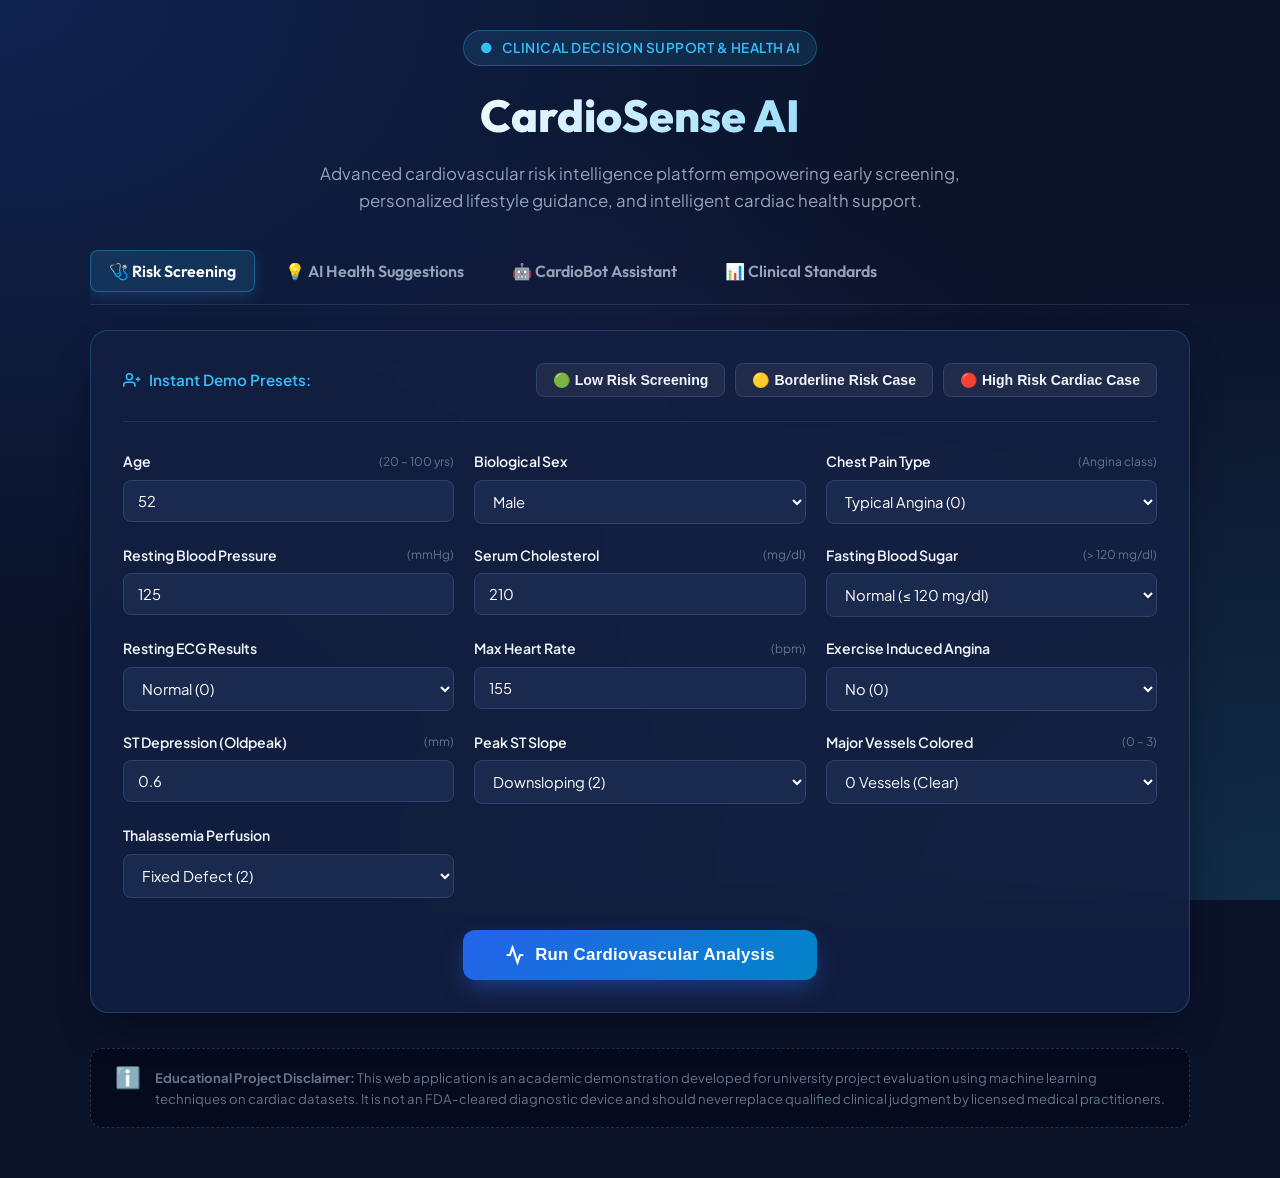
<file: frontend/index.html>
<!DOCTYPE html>
<html lang="en">
<head>
  <meta charset="UTF-8">
  <meta name="viewport" content="width=device-width, initial-scale=1.0">
  <title>CardioSense AI — Clinical Screening & AI Health Intelligence</title>
  <meta name="description" content="AI-assisted clinical decision support system for cardiovascular screening, personalized lifestyle recommendations, and interactive cardiac assistance.">
  
  <!-- Modern Google Fonts -->
  <link rel="preconnect" href="https://fonts.googleapis.com">
  <link rel="preconnect" href="https://fonts.gstatic.com" crossorigin>
  <link href="https://fonts.googleapis.com/css2?family=Outfit:wght@500;600;700;800&family=Plus+Jakarta+Sans:wght@400;500;600;700&display=swap" rel="stylesheet">
  
  <link rel="stylesheet" href="style.css">
</head>
<body>

<div class="app-wrapper">

  <!-- Header -->
  <header class="header-hero">
    <div class="brand-badge">
      <span>●</span> Clinical Decision Support & Health AI
    </div>
    <h1 class="brand-title">CardioSense AI</h1>
    <p class="brand-subtitle">
      Advanced cardiovascular risk intelligence platform empowering early screening, personalized lifestyle guidance, and intelligent cardiac health support.
    </p>
  </header>

  <!-- Navigation Tabs -->
  <nav class="nav-tabs" aria-label="Main Navigation">
    <button type="button" class="nav-tab-btn active" id="btn-tab-screening" onclick="switchTab('screening')">
      🩺 Risk Screening
    </button>
    <button type="button" class="nav-tab-btn" id="btn-tab-recommendations" onclick="switchTab('recommendations')">
      💡 AI Health Suggestions
    </button>
    <button type="button" class="nav-tab-btn" id="btn-tab-chat" onclick="switchTab('chat')">
      🤖 CardioBot Assistant
    </button>
    <button type="button" class="nav-tab-btn" id="btn-tab-benchmark" onclick="switchTab('benchmark')">
      📊 Clinical Standards
    </button>
  </nav>

  <!-- TAB 1: Screening & Prediction -->
  <section id="tab-screening" class="tab-pane active">
    <main class="glass-panel">
      
      <!-- Presets Bar -->
      <div class="presets-section">
        <div class="presets-label">
          <svg width="18" height="18" viewBox="0 0 24 24" fill="none" stroke="currentColor" stroke-width="2"><path d="M16 21v-2a4 4 0 0 0-4-4H5a4 4 0 0 0-4 4v2"/><circle cx="8.5" cy="7.5" r="4"/><line x1="20" y1="8" x2="20" y2="14"/><line x1="23" y1="11" x2="17" y2="11"/></svg>
          Instant Demo Presets:
        </div>
        <div class="preset-buttons">
          <button type="button" class="btn-preset" id="preset-healthy" onclick="loadPreset('healthy')">
            🟢 Low Risk Screening
          </button>
          <button type="button" class="btn-preset" id="preset-moderate" onclick="loadPreset('moderate')">
            🟡 Borderline Risk Case
          </button>
          <button type="button" class="btn-preset" id="preset-high" onclick="loadPreset('high')">
            🔴 High Risk Cardiac Case
          </button>
        </div>
      </div>

      <!-- Health Parameters Form -->
      <form id="prediction-form">
        <div class="form-grid">

          <div class="form-group">
            <label for="input-age" class="field-label">Age <span class="field-hint">(20 – 100 yrs)</span></label>
            <input type="number" id="input-age" name="age" min="20" max="100" class="form-control-custom" value="52" required>
          </div>

          <div class="form-group">
            <label for="input-sex" class="field-label">Biological Sex</label>
            <select id="input-sex" name="sex" class="form-control-custom" required>
              <option value="1" selected>Male</option>
              <option value="0">Female</option>
            </select>
          </div>

          <div class="form-group">
            <label for="input-cp" class="field-label">Chest Pain Type <span class="field-hint">(Angina class)</span></label>
            <select id="input-cp" name="cp" class="form-control-custom" required>
              <option value="0" selected>Typical Angina (0)</option>
              <option value="1">Atypical Angina (1)</option>
              <option value="2">Non-anginal Pain (2)</option>
              <option value="3">Asymptomatic (3)</option>
            </select>
          </div>

          <div class="form-group">
            <label for="input-trestbps" class="field-label">Resting Blood Pressure <span class="field-hint">(mmHg)</span></label>
            <input type="number" id="input-trestbps" name="trestbps" min="80" max="230" class="form-control-custom" value="125" required>
          </div>

          <div class="form-group">
            <label for="input-chol" class="field-label">Serum Cholesterol <span class="field-hint">(mg/dl)</span></label>
            <input type="number" id="input-chol" name="chol" min="100" max="600" class="form-control-custom" value="210" required>
          </div>

          <div class="form-group">
            <label for="input-fbs" class="field-label">Fasting Blood Sugar <span class="field-hint">(> 120 mg/dl)</span></label>
            <select id="input-fbs" name="fbs" class="form-control-custom" required>
              <option value="0" selected>Normal (≤ 120 mg/dl)</option>
              <option value="1">Elevated (> 120 mg/dl)</option>
            </select>
          </div>

          <div class="form-group">
            <label for="input-restecg" class="field-label">Resting ECG Results</label>
            <select id="input-restecg" name="restecg" class="form-control-custom" required>
              <option value="0" selected>Normal (0)</option>
              <option value="1">ST-T Wave Abnormality (1)</option>
              <option value="2">Left Ventricular Hypertrophy (2)</option>
            </select>
          </div>

          <div class="form-group">
            <label for="input-thalach" class="field-label">Max Heart Rate <span class="field-hint">(bpm)</span></label>
            <input type="number" id="input-thalach" name="thalach" min="60" max="230" class="form-control-custom" value="155" required>
          </div>

          <div class="form-group">
            <label for="input-exang" class="field-label">Exercise Induced Angina</label>
            <select id="input-exang" name="exang" class="form-control-custom" required>
              <option value="0" selected>No (0)</option>
              <option value="1">Yes (1)</option>
            </select>
          </div>

          <div class="form-group">
            <label for="input-oldpeak" class="field-label">ST Depression (Oldpeak) <span class="field-hint">(mm)</span></label>
            <input type="number" step="0.1" id="input-oldpeak" name="oldpeak" min="0.0" max="7.0" class="form-control-custom" value="0.6" required>
          </div>

          <div class="form-group">
            <label for="input-slope" class="field-label">Peak ST Slope</label>
            <select id="input-slope" name="slope" class="form-control-custom" required>
              <option value="0">Upsloping (0)</option>
              <option value="1">Flat (1)</option>
              <option value="2" selected>Downsloping (2)</option>
            </select>
          </div>

          <div class="form-group">
            <label for="input-ca" class="field-label">Major Vessels Colored <span class="field-hint">(0 – 3)</span></label>
            <select id="input-ca" name="ca" class="form-control-custom" required>
              <option value="0" selected>0 Vessels (Clear)</option>
              <option value="1">1 Vessel</option>
              <option value="2">2 Vessels</option>
              <option value="3">3 Vessels</option>
            </select>
          </div>

          <div class="form-group">
            <label for="input-thal" class="field-label">Thalassemia Perfusion</label>
            <select id="input-thal" name="thal" class="form-control-custom" required>
              <option value="1">Normal (1)</option>
              <option value="2" selected>Fixed Defect (2)</option>
              <option value="3">Reversible Defect (3)</option>
            </select>
          </div>

        </div>

        <div class="submit-container">
          <button type="submit" id="btn-submit-prediction" class="btn-primary-action">
            <svg width="20" height="20" viewBox="0 0 24 24" fill="none" stroke="currentColor" stroke-width="2.5"><path d="M22 12h-4l-3 9L9 3l-3 9H2"/></svg>
            <span id="btn-label">Run Cardiovascular Analysis</span>
          </button>
        </div>
      </form>

      <div id="error-card" class="result-card risk-high" style="display:none; margin-top:20px;">
        <h3 style="color:#fb7185;">Validation Error</h3>
        <p id="error-text" style="margin-top:6px; color:#f1f5f9;"></p>
      </div>

      <div id="results-container"></div>
    </main>
  </section>

  <!-- TAB 2: AI Health Recommendations -->
  <section id="tab-recommendations" class="tab-pane">
    <div class="glass-panel">
      <div style="display:flex; justify-content:space-between; align-items:center; flex-wrap:wrap; gap:12px; margin-bottom:20px;">
        <div>
          <h2 style="font-size:1.4rem; font-weight:700; color:#ffffff;">💡 Personalized Cardiovascular Interventions</h2>
          <p style="color:var(--text-muted); font-size:0.9rem;">Tailored nutrition, physical conditioning, and clinical goals derived from your physiological markers.</p>
        </div>
        <div id="rec-risk-badge" class="result-badge badge-warning">
          ⚠️ Complete screening to personalize
        </div>
      </div>

      <!-- Biomarker Target Card -->
      <div class="rec-card" style="margin-bottom:22px;">
        <div class="rec-card-header">
          <svg width="20" height="20" viewBox="0 0 24 24" fill="none" stroke="currentColor" stroke-width="2"><path d="M3 3v18h18"/><path d="M18 17V9"/><path d="M13 17V5"/><path d="M8 17v-3"/></svg>
          Patient Biomarker Status vs. Clinical Targets
        </div>
        <table class="biomarker-table">
          <thead>
            <tr>
              <th>Diagnostic Biomarker</th>
              <th>Current Input</th>
              <th>Clinical Target</th>
              <th>Status</th>
            </tr>
          </thead>
          <tbody id="biomarker-table-body">
            <tr>
              <td><strong>Blood Pressure</strong></td>
              <td>125 mmHg</td>
              <td>&lt; 120/80 mmHg</td>
              <td><span class="badge-status status-normal">Normal</span></td>
            </tr>
            <tr>
              <td><strong>Serum Cholesterol</strong></td>
              <td>210 mg/dL</td>
              <td>&lt; 200 mg/dL</td>
              <td><span class="badge-status status-elevated">Borderline</span></td>
            </tr>
            <tr>
              <td><strong>ST Segment Response</strong></td>
              <td>0.6 mm</td>
              <td>&lt; 1.0 mm baseline</td>
              <td><span class="badge-status status-normal">Stable</span></td>
            </tr>
          </tbody>
        </table>
      </div>

      <div class="rec-grid">
        <!-- Diet Card -->
        <div class="rec-card">
          <div class="rec-card-header">
            🥗 Dietary & Nutritional Strategy
          </div>
          <ul class="rec-list" id="rec-diet-list">
            <li>Adopt a Mediterranean dietary pattern emphasizing leafy greens, berries, legumes, and extra virgin olive oil.</li>
            <li>Limit saturated fats to under 6% of daily caloric intake and eliminate trans fats to protect the arterial endothelial lining.</li>
            <li>Incorporate soluble viscous fiber (oats, psyllium, beans) daily to actively bind bile acids and lower LDL cholesterol.</li>
          </ul>
        </div>

        <!-- Exercise Card -->
        <div class="rec-card">
          <div class="rec-card-header">
            🏃 Physical Activity & Conditioning
          </div>
          <ul class="rec-list" id="rec-exercise-list">
            <li>Aim for at least 150 minutes of moderate-intensity aerobic physical activity weekly (brisk walking, swimming, cycling).</li>
            <li>Target safe aerobic training zone: 50%–70% of age-predicted maximum heart rate.</li>
            <li>Incorporate 2 days per week of moderate resistance training to enhance insulin sensitivity and arterial compliance.</li>
          </ul>
        </div>

        <!-- Medical Action Card -->
        <div class="rec-card">
          <div class="rec-card-header">
            🩺 Clinical & Diagnostic Next Steps
          </div>
          <ul class="rec-list" id="rec-medical-list">
            <li>Schedule routine annual cardiovascular screening with your primary care physician.</li>
            <li>Monitor resting blood pressure and heart rate on a quarterly basis.</li>
            <li>Consider an advanced lipid particle panel (ApoB and Lp(a)) to assess residual atherogenic risk.</li>
          </ul>
        </div>
      </div>
    </div>
  </section>

  <!-- TAB 3: CardioBot AI Assistant -->
  <section id="tab-chat" class="tab-pane">
    <div class="glass-panel" style="padding: 24px;">
      <div style="margin-bottom:18px;">
        <h2 style="font-size:1.4rem; font-weight:700; color:#ffffff;">🤖 CardioBot AI Clinical Assistant</h2>
        <p style="color:var(--text-muted); font-size:0.9rem;">Ask questions regarding your risk score, medical terminology, diagnostic ECG markers, or heart-healthy habits.</p>
      </div>

      <div class="chat-window">
        <div class="chat-header">
          <div class="chat-header-info">
            <div class="chat-avatar">🫀</div>
            <div>
              <div style="font-weight:700; font-size:0.95rem; color:#ffffff;">CardioBot Intelligence Engine</div>
              <div style="font-size:0.75rem; color:#34d399;">● Online • Clinical Decision Support System</div>
            </div>
          </div>
          <span style="font-size:0.78rem; color:var(--text-dim); background:rgba(255,255,255,0.06); padding:4px 10px; border-radius:999px;">
            Verified Medical Knowledge Base
          </span>
        </div>

        <div class="chat-messages" id="chat-messages">
          <div class="chat-msg msg-bot">
            👋 <strong>Hello! I am CardioBot</strong>, your cardiac intelligence assistant.<br><br>
            I can explain your cardiovascular risk score, decode clinical markers like <em>ST depression (oldpeak)</em> and <em>thalassemia defects</em>, or suggest evidence-based lifestyle changes.<br><br>
            How can I assist your cardiovascular wellness today?
          </div>
        </div>

        <!-- Quick Question Chips -->
        <div class="chat-chips-bar">
          <button type="button" class="chat-chip" onclick="sendChatMessage('Explain my current risk score')">
            📊 Explain my risk score
          </button>
          <button type="button" class="chat-chip" onclick="sendChatMessage('What does ST depression (oldpeak) mean?')">
            📉 What is ST depression?
          </button>
          <button type="button" class="chat-chip" onclick="sendChatMessage('How can I lower my cholesterol naturally?')">
            🥗 How to lower cholesterol?
          </button>
          <button type="button" class="chat-chip" onclick="sendChatMessage('What are the warning signs of a heart attack?')">
            🚨 Heart attack symptoms
          </button>
          <button type="button" class="chat-chip" onclick="sendChatMessage('How accurate is this ML model?')">
            🔬 Model architecture & accuracy
          </button>
        </div>

        <div class="chat-input-bar">
          <input type="text" id="chat-input-field" class="chat-input" placeholder="Type a heart health or medical parameter question..." autocomplete="off">
          <button type="button" class="chat-send-btn" onclick="sendChatMessage()">
            <span>Send</span>
            <svg width="16" height="16" viewBox="0 0 24 24" fill="none" stroke="currentColor" stroke-width="2"><line x1="22" y1="2" x2="11" y2="13"/><polygon points="22 2 15 22 11 13 2 9 22 2"/></svg>
          </button>
        </div>
      </div>
    </div>
  </section>

  <!-- TAB 4: Model & Dataset Benchmark -->
  <section id="tab-benchmark" class="tab-pane">
    <div class="glass-panel">
      <div style="margin-bottom:20px;">
        <h2 style="font-size:1.4rem; font-weight:700; color:#ffffff;">📊 Clinical Accuracy & Validation Standards</h2>
        <p style="color:var(--text-muted); font-size:0.9rem;">Rigorous multi-center scientific evaluation and statistical validation standards.</p>
      </div>

      <div class="metrics-section" style="margin-bottom:25px;">
        <div class="metric-card">
          <div class="metric-val">1,190</div>
          <div class="metric-name">Patient Cohort Records</div>
        </div>
        <div class="metric-card">
          <div class="metric-val">87.7%</div>
          <div class="metric-name">5-Fold CV Accuracy</div>
        </div>
        <div class="metric-card">
          <div class="metric-val">89.5%</div>
          <div class="metric-name">Holdout Test Accuracy</div>
        </div>
        <div class="metric-card">
          <div class="metric-val">95.5%</div>
          <div class="metric-name">ROC-AUC Discrimination</div>
        </div>
      </div>

      <!-- Comparative Table -->
      <div class="rec-card">
        <div class="rec-card-header">
          Clinical Performance Matrix
        </div>
        <table class="biomarker-table">
          <thead>
            <tr>
              <th>Evaluation Parameter</th>
              <th>Baseline Clinical Model</th>
              <th>Advanced Multi-Center Model</th>
            </tr>
          </thead>
          <tbody>
            <tr>
              <td><strong>Number of Patients</strong></td>
              <td>303 records</td>
              <td><strong>1,190 records (~4x expansion)</strong></td>
            </tr>
            <tr>
              <td><strong>Clinical Centers</strong></td>
              <td>Cleveland Clinic Foundation</td>
              <td><strong>Cleveland, Hungarian, Swiss, Long Beach, Statlog</strong></td>
            </tr>
            <tr>
              <td><strong>5-Fold CV Accuracy</strong></td>
              <td>83.49% (± 5.21%)</td>
              <td><strong>87.65% (± 2.09%)</strong></td>
            </tr>
            <tr>
              <td><strong>Holdout Test Accuracy</strong></td>
              <td>83.61%</td>
              <td><strong>89.50%</strong></td>
            </tr>
            <tr>
              <td><strong>Sensitivity (Recall)</strong></td>
              <td>90.91%</td>
              <td><strong>90.48%</strong></td>
            </tr>
            <tr>
              <td><strong>ROC-AUC Score</strong></td>
              <td>91.55%</td>
              <td><strong>95.53%</strong></td>
            </tr>
            <tr>
              <td><strong>Model Classifier</strong></td>
              <td>Random Forest (150 trees, depth 5)</td>
              <td><strong>Random Forest (150 trees, depth 6)</strong></td>
            </tr>
          </tbody>
        </table>
      </div>
    </div>
  </section>

  <!-- Educational Medical Disclaimer -->
  <footer class="disclaimer-card">
    <div class="disclaimer-icon">ℹ️</div>
    <div>
      <strong>Educational Project Disclaimer:</strong> This web application is an academic demonstration developed for university project evaluation using machine learning techniques on cardiac datasets. It is not an FDA-cleared diagnostic device and should never replace qualified clinical judgment by licensed medical practitioners.
    </div>
  </footer>

</div>

<script src="app.js"></script>
</body>
</html>
</file>
<file: frontend/style.css>
:root {
  --bg-primary: #0b1329;
  --bg-secondary: #132042;
  --bg-card: rgba(19, 32, 66, 0.85);
  --bg-card-border: rgba(56, 189, 248, 0.22);
  --bg-input: #1a294e;
  --border-input: #2e4170;
  --text-main: #f1f5f9;
  --text-muted: #94a3b8;
  --text-dim: #64748b;
  --accent-cyan: #38bdf8;
  --accent-blue: #2563eb;
  --accent-indigo: #6366f1;
  --risk-low: #10b981;
  --risk-med: #f59e0b;
  --risk-high: #f43f5e;
  --shadow-card: 0 20px 40px -15px rgba(2, 6, 23, 0.7);
  --radius-lg: 18px;
  --radius-md: 12px;
  --radius-sm: 8px;
  --transition-fast: 0.2s ease;
}

* { box-sizing: border-box; margin: 0; padding: 0; }

body {
  font-family: 'Plus Jakarta Sans', -apple-system, BlinkMacSystemFont, 'Segoe UI', Roboto, sans-serif;
  background-color: var(--bg-primary);
  background-image: 
    radial-gradient(at 0% 0%, rgba(37, 99, 235, 0.2) 0px, transparent 50%),
    radial-gradient(at 100% 100%, rgba(56, 189, 248, 0.15) 0px, transparent 50%),
    radial-gradient(at 50% 50%, rgba(99, 102, 241, 0.1) 0px, transparent 50%);
  background-attachment: fixed;
  color: var(--text-main);
  min-height: 100vh;
  line-height: 1.6;
  padding: 30px 15px 50px;
}

.app-wrapper { max-width: 1100px; margin: 0 auto; }

.header-hero { text-align: center; margin-bottom: 35px; }

.brand-badge {
  display: inline-flex;
  align-items: center;
  gap: 8px;
  padding: 6px 16px;
  background: rgba(56, 189, 248, 0.12);
  border: 1px solid rgba(56, 189, 248, 0.3);
  border-radius: 999px;
  color: var(--accent-cyan);
  font-size: 0.85rem;
  font-weight: 600;
  letter-spacing: 0.5px;
  text-transform: uppercase;
  margin-bottom: 14px;
  backdrop-filter: blur(8px);
}

.brand-title {
  font-family: 'Outfit', sans-serif;
  font-size: 2.8rem;
  font-weight: 800;
  background: linear-gradient(135deg, #ffffff 30%, #38bdf8 100%);
  -webkit-background-clip: text;
  -webkit-text-fill-color: transparent;
  margin-bottom: 10px;
}

.brand-subtitle {
  color: var(--text-muted);
  font-size: 1.05rem;
  max-width: 680px;
  margin: 0 auto;
}

.glass-panel {
  background: var(--bg-card);
  border: 1px solid var(--bg-card-border);
  backdrop-filter: blur(16px);
  -webkit-backdrop-filter: blur(16px);
  border-radius: var(--radius-lg);
  box-shadow: var(--shadow-card);
  padding: 32px;
  margin-bottom: 30px;
}

.presets-section {
  display: flex;
  align-items: center;
  justify-content: space-between;
  flex-wrap: wrap;
  gap: 15px;
  padding-bottom: 24px;
  margin-bottom: 28px;
  border-bottom: 1px solid rgba(255, 255, 255, 0.08);
}

.presets-label {
  font-size: 0.95rem;
  font-weight: 600;
  color: var(--accent-cyan);
  display: flex;
  align-items: center;
  gap: 8px;
}

.preset-buttons { display: flex; gap: 10px; flex-wrap: wrap; }

.btn-preset {
  background: rgba(255, 255, 255, 0.06);
  border: 1px solid var(--border-input);
  color: var(--text-main);
  padding: 8px 16px;
  border-radius: var(--radius-sm);
  font-size: 0.88rem;
  font-weight: 600;
  cursor: pointer;
  transition: var(--transition-fast);
  display: inline-flex;
  align-items: center;
  gap: 6px;
}

.btn-preset:hover, .btn-preset.active {
  background: rgba(56, 189, 248, 0.2);
  border-color: var(--accent-cyan);
  color: #ffffff;
  transform: translateY(-2px);
  box-shadow: 0 4px 12px rgba(56, 189, 248, 0.25);
}

.form-grid {
  display: grid;
  grid-template-columns: repeat(auto-fit, minmax(260px, 1fr));
  gap: 20px;
}

.form-group { display: flex; flex-direction: column; gap: 7px; }

.field-label {
  font-size: 0.88rem;
  font-weight: 600;
  color: var(--text-main);
  display: flex;
  align-items: center;
  justify-content: space-between;
}

.field-hint { font-size: 0.75rem; color: var(--text-dim); font-weight: normal; }

.form-control-custom {
  width: 100%;
  padding: 11px 14px;
  background: var(--bg-input);
  border: 1px solid var(--border-input);
  border-radius: var(--radius-sm);
  color: #ffffff;
  font-size: 0.92rem;
  font-family: inherit;
  transition: var(--transition-fast);
}

.form-control-custom:focus {
  outline: none;
  border-color: var(--accent-cyan);
  box-shadow: 0 0 0 3px rgba(56, 189, 248, 0.2);
  background: #1e305b;
}

select.form-control-custom option {
  background: var(--bg-secondary);
  color: #ffffff;
}

.submit-container { margin-top: 32px; text-align: center; }

.btn-primary-action {
  background: linear-gradient(135deg, #2563eb, #0284c7);
  color: #ffffff;
  border: none;
  padding: 15px 42px;
  border-radius: var(--radius-md);
  font-size: 1.05rem;
  font-weight: 700;
  cursor: pointer;
  letter-spacing: 0.3px;
  box-shadow: 0 10px 25px -5px rgba(37, 99, 235, 0.5);
  transition: all 0.25s ease;
  display: inline-flex;
  align-items: center;
  gap: 10px;
}

.btn-primary-action:hover {
  transform: translateY(-2px);
  box-shadow: 0 15px 32px -5px rgba(37, 99, 235, 0.7);
  background: linear-gradient(135deg, #1d4ed8, #0369a1);
}

.btn-primary-action:disabled {
  opacity: 0.7;
  cursor: not-allowed;
  transform: none;
}

.result-card {
  border-left: 6px solid var(--accent-cyan);
  background: rgba(15, 23, 42, 0.95);
  margin-top: 28px;
  padding: 28px;
  border-radius: var(--radius-md);
  box-shadow: var(--shadow-card);
  animation: fadeIn 0.4s ease-out;
}

@keyframes fadeIn {
  from { opacity: 0; transform: translateY(15px); }
  to { opacity: 1; transform: translateY(0); }
}

.result-card.risk-low, .result-card.risk-success {
  border-left-color: var(--risk-low);
  background: linear-gradient(135deg, rgba(16, 185, 129, 0.1), rgba(15, 23, 42, 0.95));
}

.result-card.risk-moderate, .result-card.risk-warning {
  border-left-color: var(--risk-med);
  background: linear-gradient(135deg, rgba(245, 158, 11, 0.1), rgba(15, 23, 42, 0.95));
}

.result-card.risk-high, .result-card.risk-danger {
  border-left-color: var(--risk-high);
  background: linear-gradient(135deg, rgba(244, 63, 94, 0.12), rgba(15, 23, 42, 0.95));
}

.result-header {
  display: flex;
  align-items: center;
  justify-content: space-between;
  flex-wrap: wrap;
  gap: 15px;
  margin-bottom: 20px;
}

.result-badge {
  display: inline-flex;
  align-items: center;
  gap: 8px;
  padding: 8px 18px;
  border-radius: 999px;
  font-weight: 700;
  font-size: 1.15rem;
}

.result-badge.badge-success {
  background: rgba(16, 185, 129, 0.2);
  color: #34d399;
  border: 1px solid rgba(16, 185, 129, 0.4);
}

.result-badge.badge-warning {
  background: rgba(245, 158, 11, 0.2);
  color: #fbbf24;
  border: 1px solid rgba(245, 158, 11, 0.4);
}

.result-badge.badge-danger {
  background: rgba(244, 63, 94, 0.2);
  color: #fb7185;
  border: 1px solid rgba(244, 63, 94, 0.4);
}

.prob-meter-wrapper { margin-bottom: 20px; }

.prob-meter-labels {
  display: flex;
  justify-content: space-between;
  font-size: 0.85rem;
  color: var(--text-muted);
  margin-bottom: 6px;
}

.prob-bar-container {
  height: 14px;
  background: rgba(255, 255, 255, 0.1);
  border-radius: 999px;
  overflow: hidden;
  position: relative;
}

.prob-bar-fill {
  height: 100%;
  border-radius: 999px;
  transition: width 0.8s cubic-bezier(0.4, 0, 0.2, 1);
}

.prob-bar-fill.fill-low, .prob-bar-fill.fill-success { background: linear-gradient(90deg, #10b981, #34d399); }
.prob-bar-fill.fill-warning { background: linear-gradient(90deg, #f59e0b, #fbbf24); }
.prob-bar-fill.fill-high, .prob-bar-fill.fill-danger { background: linear-gradient(90deg, #e11d48, #f43f5e); }

.factors-box {
  background: rgba(255, 255, 255, 0.04);
  padding: 18px;
  border-radius: var(--radius-sm);
  margin-top: 15px;
}

.factors-title {
  font-size: 0.88rem;
  font-weight: 700;
  text-transform: uppercase;
  color: var(--accent-cyan);
  margin-bottom: 10px;
}

.factors-list { list-style: none; padding: 0; }

.factors-list li {
  font-size: 0.92rem;
  color: var(--text-main);
  padding: 5px 0;
  display: flex;
  align-items: center;
  gap: 8px;
}

.factors-list li::before {
  content: "•";
  color: var(--accent-cyan);
  font-weight: bold;
  font-size: 1.2rem;
}

.metrics-section {
  display: grid;
  grid-template-columns: repeat(auto-fit, minmax(200px, 1fr));
  gap: 15px;
  margin-top: 20px;
}

.metric-card {
  background: rgba(255, 255, 255, 0.03);
  border: 1px solid rgba(255, 255, 255, 0.07);
  border-radius: var(--radius-md);
  padding: 18px;
  text-align: center;
}

.metric-val {
  font-family: 'Outfit', sans-serif;
  font-size: 1.85rem;
  font-weight: 700;
  color: var(--accent-cyan);
}

.metric-name {
  font-size: 0.8rem;
  color: var(--text-muted);
  text-transform: uppercase;
  letter-spacing: 0.5px;
  margin-top: 4px;
}

.disclaimer-card {
  margin-top: 35px;
  padding: 18px 24px;
  border-radius: var(--radius-md);
  background: rgba(2, 6, 23, 0.6);
  border: 1px dashed rgba(255, 255, 255, 0.15);
  display: flex;
  align-items: flex-start;
  gap: 14px;
  font-size: 0.82rem;
  color: var(--text-dim);
}

.disclaimer-icon { font-size: 1.3rem; line-height: 1; }

/* Tab Navigation */
.nav-tabs {
  display: flex;
  gap: 12px;
  margin-bottom: 25px;
  border-bottom: 1px solid rgba(255, 255, 255, 0.1);
  padding-bottom: 12px;
  overflow-x: auto;
}

.nav-tab-btn {
  background: transparent;
  border: none;
  color: var(--text-muted);
  font-family: 'Outfit', sans-serif;
  font-size: 1rem;
  font-weight: 600;
  padding: 10px 18px;
  border-radius: var(--radius-sm);
  cursor: pointer;
  transition: var(--transition-fast);
  display: flex;
  align-items: center;
  gap: 8px;
  white-space: nowrap;
}

.nav-tab-btn:hover {
  color: #ffffff;
  background: rgba(255, 255, 255, 0.05);
}

.nav-tab-btn.active {
  color: #ffffff;
  background: rgba(56, 189, 248, 0.15);
  border: 1px solid rgba(56, 189, 248, 0.35);
  box-shadow: 0 4px 15px rgba(56, 189, 248, 0.2);
}

.tab-pane {
  display: none;
  animation: fadeIn 0.35s ease-out;
}

.tab-pane.active {
  display: block;
}

/* Recommendations Grid */
.rec-grid {
  display: grid;
  grid-template-columns: repeat(auto-fit, minmax(320px, 1fr));
  gap: 20px;
  margin-top: 15px;
}

.rec-card {
  background: rgba(15, 23, 42, 0.7);
  border: 1px solid rgba(255, 255, 255, 0.08);
  border-radius: var(--radius-md);
  padding: 22px;
  transition: var(--transition-fast);
}

.rec-card:hover {
  border-color: rgba(56, 189, 248, 0.3);
  transform: translateY(-2px);
}

.rec-card-header {
  display: flex;
  align-items: center;
  gap: 10px;
  margin-bottom: 14px;
  font-size: 1.05rem;
  font-weight: 700;
  color: var(--accent-cyan);
}

.rec-list {
  list-style: none;
  padding: 0;
}

.rec-list li {
  font-size: 0.92rem;
  color: var(--text-main);
  padding: 6px 0;
  border-bottom: 1px solid rgba(255, 255, 255, 0.04);
}

.rec-list li:last-child {
  border-bottom: none;
}

/* Biomarker Table */
.biomarker-table {
  width: 100%;
  border-collapse: collapse;
  margin-top: 10px;
  font-size: 0.88rem;
}

.biomarker-table th, .biomarker-table td {
  padding: 10px 12px;
  text-align: left;
  border-bottom: 1px solid rgba(255, 255, 255, 0.08);
}

.biomarker-table th {
  color: var(--text-muted);
  font-weight: 600;
  text-transform: uppercase;
  font-size: 0.78rem;
}

.badge-status {
  padding: 3px 8px;
  border-radius: 999px;
  font-size: 0.75rem;
  font-weight: 700;
}
.badge-status.status-normal { background: rgba(16, 185, 129, 0.2); color: #34d399; }
.badge-status.status-elevated { background: rgba(245, 158, 11, 0.2); color: #fbbf24; }
.badge-status.status-high { background: rgba(244, 63, 94, 0.2); color: #fb7185; }

/* CardioBot Chat Assistant */
.chat-window {
  display: flex;
  flex-direction: column;
  height: 520px;
  background: rgba(15, 23, 42, 0.85);
  border: 1px solid rgba(56, 189, 248, 0.2);
  border-radius: var(--radius-md);
  overflow: hidden;
}

.chat-header {
  padding: 16px 20px;
  background: rgba(30, 41, 59, 0.7);
  border-bottom: 1px solid rgba(255, 255, 255, 0.08);
  display: flex;
  align-items: center;
  justify-content: space-between;
}

.chat-header-info {
  display: flex;
  align-items: center;
  gap: 10px;
}

.chat-avatar {
  width: 36px;
  height: 36px;
  border-radius: 50%;
  background: linear-gradient(135deg, #0ea5e9, #6366f1);
  display: flex;
  align-items: center;
  justify-content: center;
  font-size: 1.1rem;
}

.chat-messages {
  flex: 1;
  padding: 20px;
  overflow-y: auto;
  display: flex;
  flex-direction: column;
  gap: 16px;
}

.chat-msg {
  max-width: 82%;
  padding: 12px 18px;
  border-radius: 14px;
  font-size: 0.92rem;
  line-height: 1.5;
  white-space: pre-wrap;
  word-break: break-word;
}

.chat-msg.msg-bot {
  align-self: flex-start;
  background: rgba(30, 41, 59, 0.85);
  border: 1px solid rgba(255, 255, 255, 0.08);
  color: var(--text-main);
  border-bottom-left-radius: 4px;
}

.chat-msg.msg-user {
  align-self: flex-end;
  background: linear-gradient(135deg, #2563eb, #0284c7);
  color: #ffffff;
  border-bottom-right-radius: 4px;
  box-shadow: 0 4px 12px rgba(37, 99, 235, 0.3);
}

.chat-chips-bar {
  padding: 10px 20px;
  background: rgba(15, 23, 42, 0.9);
  display: flex;
  gap: 8px;
  overflow-x: auto;
  border-top: 1px solid rgba(255, 255, 255, 0.05);
}

.chat-chip {
  background: rgba(255, 255, 255, 0.06);
  border: 1px solid rgba(255, 255, 255, 0.12);
  color: var(--accent-cyan);
  padding: 6px 12px;
  border-radius: 999px;
  font-size: 0.8rem;
  cursor: pointer;
  white-space: nowrap;
  transition: var(--transition-fast);
}

.chat-chip:hover {
  background: rgba(56, 189, 248, 0.15);
  border-color: var(--accent-cyan);
  color: #ffffff;
}

.chat-input-bar {
  padding: 14px 20px;
  background: rgba(30, 41, 59, 0.9);
  border-top: 1px solid rgba(255, 255, 255, 0.08);
  display: flex;
  gap: 12px;
}

.chat-input {
  flex: 1;
  background: var(--bg-input);
  border: 1px solid var(--border-input);
  padding: 10px 16px;
  border-radius: var(--radius-sm);
  color: #ffffff;
  font-size: 0.92rem;
  font-family: inherit;
}

.chat-input:focus {
  outline: none;
  border-color: var(--accent-cyan);
}

.chat-send-btn {
  background: var(--accent-blue);
  color: white;
  border: none;
  padding: 10px 20px;
  border-radius: var(--radius-sm);
  font-weight: 600;
  cursor: pointer;
  transition: var(--transition-fast);
  display: flex;
  align-items: center;
  gap: 6px;
}

.chat-send-btn:hover {
  background: #1d4ed8;
}

@media (max-width: 768px) {
  .brand-title { font-size: 2.2rem; }
  .glass-panel { padding: 22px; }
  .form-grid { grid-template-columns: 1fr; }
  .presets-section { flex-direction: column; align-items: flex-start; }
}
</file>
